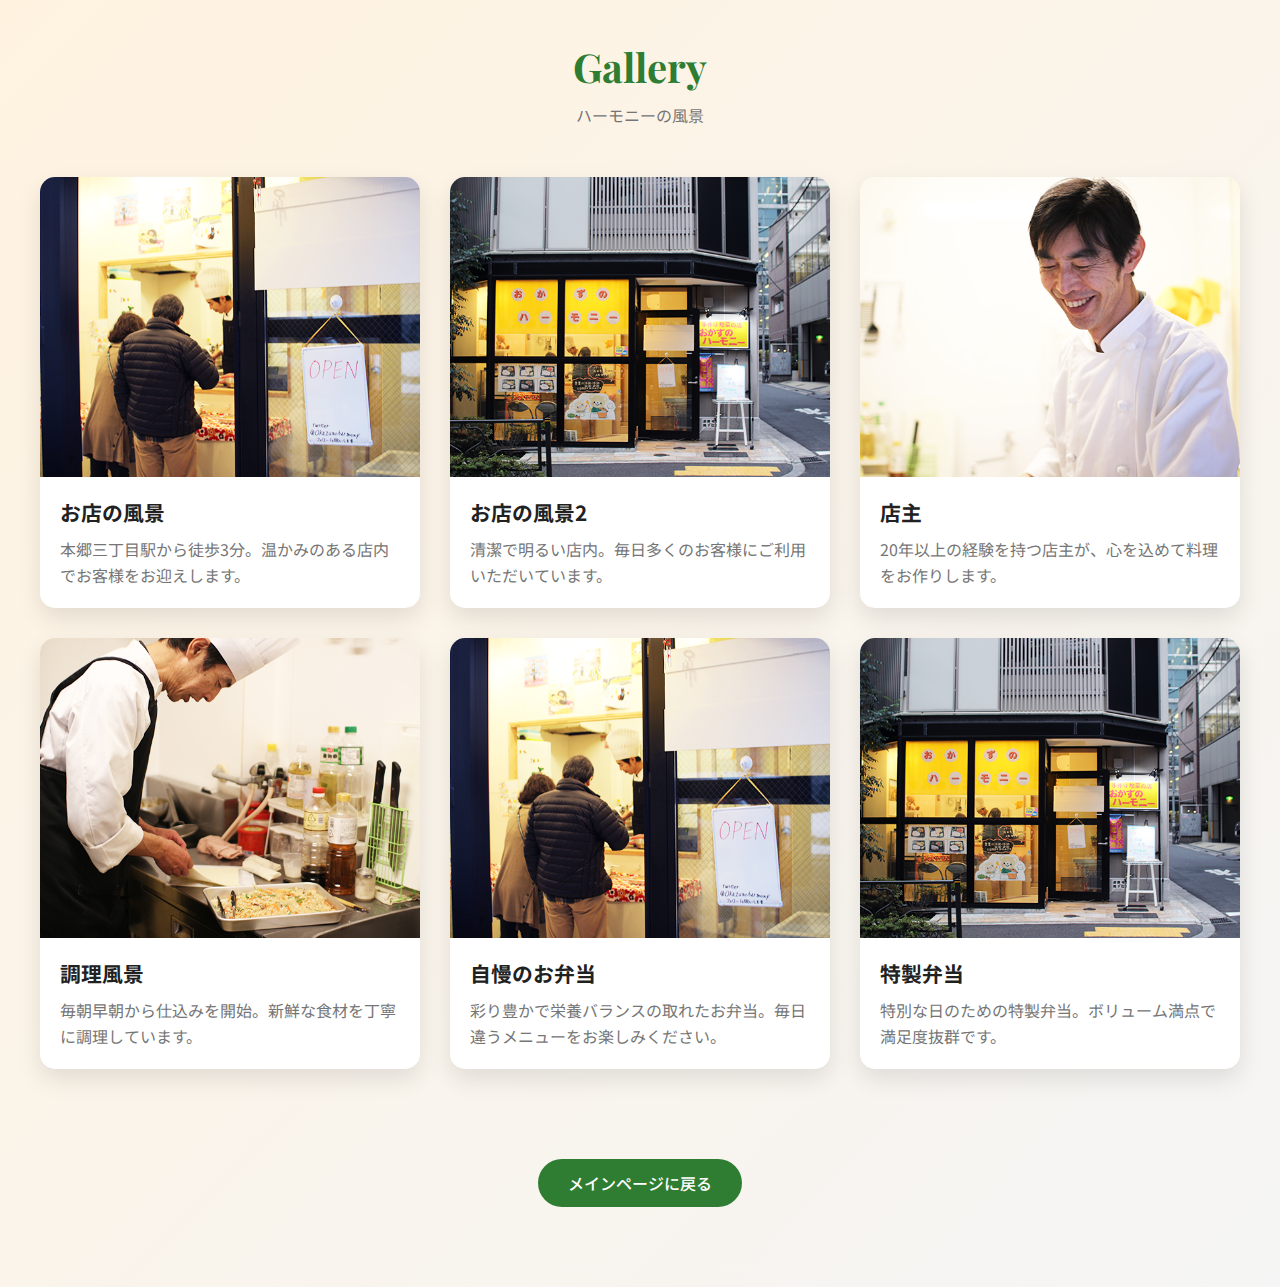
<file: gallery.html>
<!DOCTYPE html>
<html lang="ja">
<head>
    <meta charset="UTF-8">
    <meta name="viewport" content="width=device-width, initial-scale=1.0">
    <title>ギャラリー | ハーモニー本郷三丁目</title>
    <link href="https://fonts.googleapis.com/css2?family=Noto+Sans+JP:wght@300;400;500;700&family=Playfair+Display:wght@700&display=swap" rel="stylesheet">
    <style>
        * {
            margin: 0;
            padding: 0;
            box-sizing: border-box;
        }

        body {
            font-family: 'Noto Sans JP', sans-serif;
            background: linear-gradient(135deg, #FFF3E0 0%, #F5F5F5 100%);
            min-height: 100vh;
            padding: 40px 20px;
        }

        .container {
            max-width: 1200px;
            margin: 0 auto;
        }

        h1 {
            text-align: center;
            font-family: 'Playfair Display', serif;
            font-size: 2.5rem;
            color: #2E7D32;
            margin-bottom: 10px;
        }

        .subtitle {
            text-align: center;
            color: #757575;
            margin-bottom: 50px;
        }

        .gallery-grid {
            display: grid;
            grid-template-columns: repeat(auto-fit, minmax(350px, 1fr));
            gap: 30px;
            margin-bottom: 50px;
        }

        .gallery-item {
            background: white;
            border-radius: 15px;
            overflow: hidden;
            box-shadow: 0 10px 25px rgba(0,0,0,0.1);
            transition: transform 0.3s ease, box-shadow 0.3s ease;
        }

        .gallery-item:hover {
            transform: translateY(-5px);
            box-shadow: 0 15px 35px rgba(0,0,0,0.15);
        }

        .gallery-image {
            position: relative;
            height: 300px;
            background: linear-gradient(135deg, #2E7D32 0%, #FFA726 100%);
            display: flex;
            align-items: center;
            justify-content: center;
            color: white;
            font-size: 1.2rem;
            overflow: hidden;
        }

        .gallery-image img {
            width: 100%;
            height: 100%;
            object-fit: cover;
        }

        .gallery-info {
            padding: 20px;
        }

        .gallery-title {
            font-size: 1.3rem;
            color: #212121;
            margin-bottom: 10px;
        }

        .gallery-description {
            color: #757575;
            line-height: 1.6;
        }

        .back-link {
            display: inline-block;
            text-align: center;
            margin: 40px auto;
            padding: 12px 30px;
            background: #2E7D32;
            color: white;
            text-decoration: none;
            border-radius: 50px;
            font-weight: 500;
            transition: all 0.3s ease;
        }

        .back-link:hover {
            background: #1B5E20;
            transform: translateY(-2px);
            box-shadow: 0 5px 15px rgba(0,0,0,0.2);
        }

        .link-container {
            text-align: center;
        }

        @media (max-width: 768px) {
            .gallery-grid {
                grid-template-columns: 1fr;
            }

            h1 {
                font-size: 2rem;
            }
        }
    </style>
</head>
<body>
    <div class="container">
        <h1>Gallery</h1>
        <p class="subtitle">ハーモニーの風景</p>

        <div class="gallery-grid">
            <div class="gallery-item">
                <div class="gallery-image">
                    <img src="images/shop.png" alt="お店の風景" onerror="this.style.display='none'; this.parentElement.innerHTML='お店の風景'">
                </div>
                <div class="gallery-info">
                    <h2 class="gallery-title">お店の風景</h2>
                    <p class="gallery-description">
                        本郷三丁目駅から徒歩3分。温かみのある店内でお客様をお迎えします。
                    </p>
                </div>
            </div>

            <div class="gallery-item">
                <div class="gallery-image">
                    <img src="images/shop2.png" alt="お店の風景2" onerror="this.style.display='none'; this.parentElement.innerHTML='お店の風景2'">
                </div>
                <div class="gallery-info">
                    <h2 class="gallery-title">お店の風景2</h2>
                    <p class="gallery-description">
                        清潔で明るい店内。毎日多くのお客様にご利用いただいています。
                    </p>
                </div>
            </div>

            <div class="gallery-item">
                <div class="gallery-image">
                    <img src="images/owner.png" alt="店主" onerror="this.style.display='none'; this.parentElement.innerHTML='店主'">
                </div>
                <div class="gallery-info">
                    <h2 class="gallery-title">店主</h2>
                    <p class="gallery-description">
                        20年以上の経験を持つ店主が、心を込めて料理をお作りします。
                    </p>
                </div>
            </div>

            <div class="gallery-item">
                <div class="gallery-image">
                    <img src="images/cooking.png" alt="調理風景" onerror="this.style.display='none'; this.parentElement.innerHTML='調理風景'">
                </div>
                <div class="gallery-info">
                    <h2 class="gallery-title">調理風景</h2>
                    <p class="gallery-description">
                        毎朝早朝から仕込みを開始。新鮮な食材を丁寧に調理しています。
                    </p>
                </div>
            </div>

            <div class="gallery-item">
                <div class="gallery-image">
                    <img src="images/bento.png" alt="弁当" onerror="this.style.display='none'; this.parentElement.innerHTML='弁当'">
                </div>
                <div class="gallery-info">
                    <h2 class="gallery-title">自慢のお弁当</h2>
                    <p class="gallery-description">
                        彩り豊かで栄養バランスの取れたお弁当。毎日違うメニューをお楽しみください。
                    </p>
                </div>
            </div>

            <div class="gallery-item">
                <div class="gallery-image">
                    <img src="images/bento2.png" alt="弁当2" onerror="this.style.display='none'; this.parentElement.innerHTML='弁当2'">
                </div>
                <div class="gallery-info">
                    <h2 class="gallery-title">特製弁当</h2>
                    <p class="gallery-description">
                        特別な日のための特製弁当。ボリューム満点で満足度抜群です。
                    </p>
                </div>
            </div>
        </div>

        <div class="link-container">
            <a href="index.html" class="back-link">メインページに戻る</a>
        </div>
    </div>
</body>
</html>
</file>
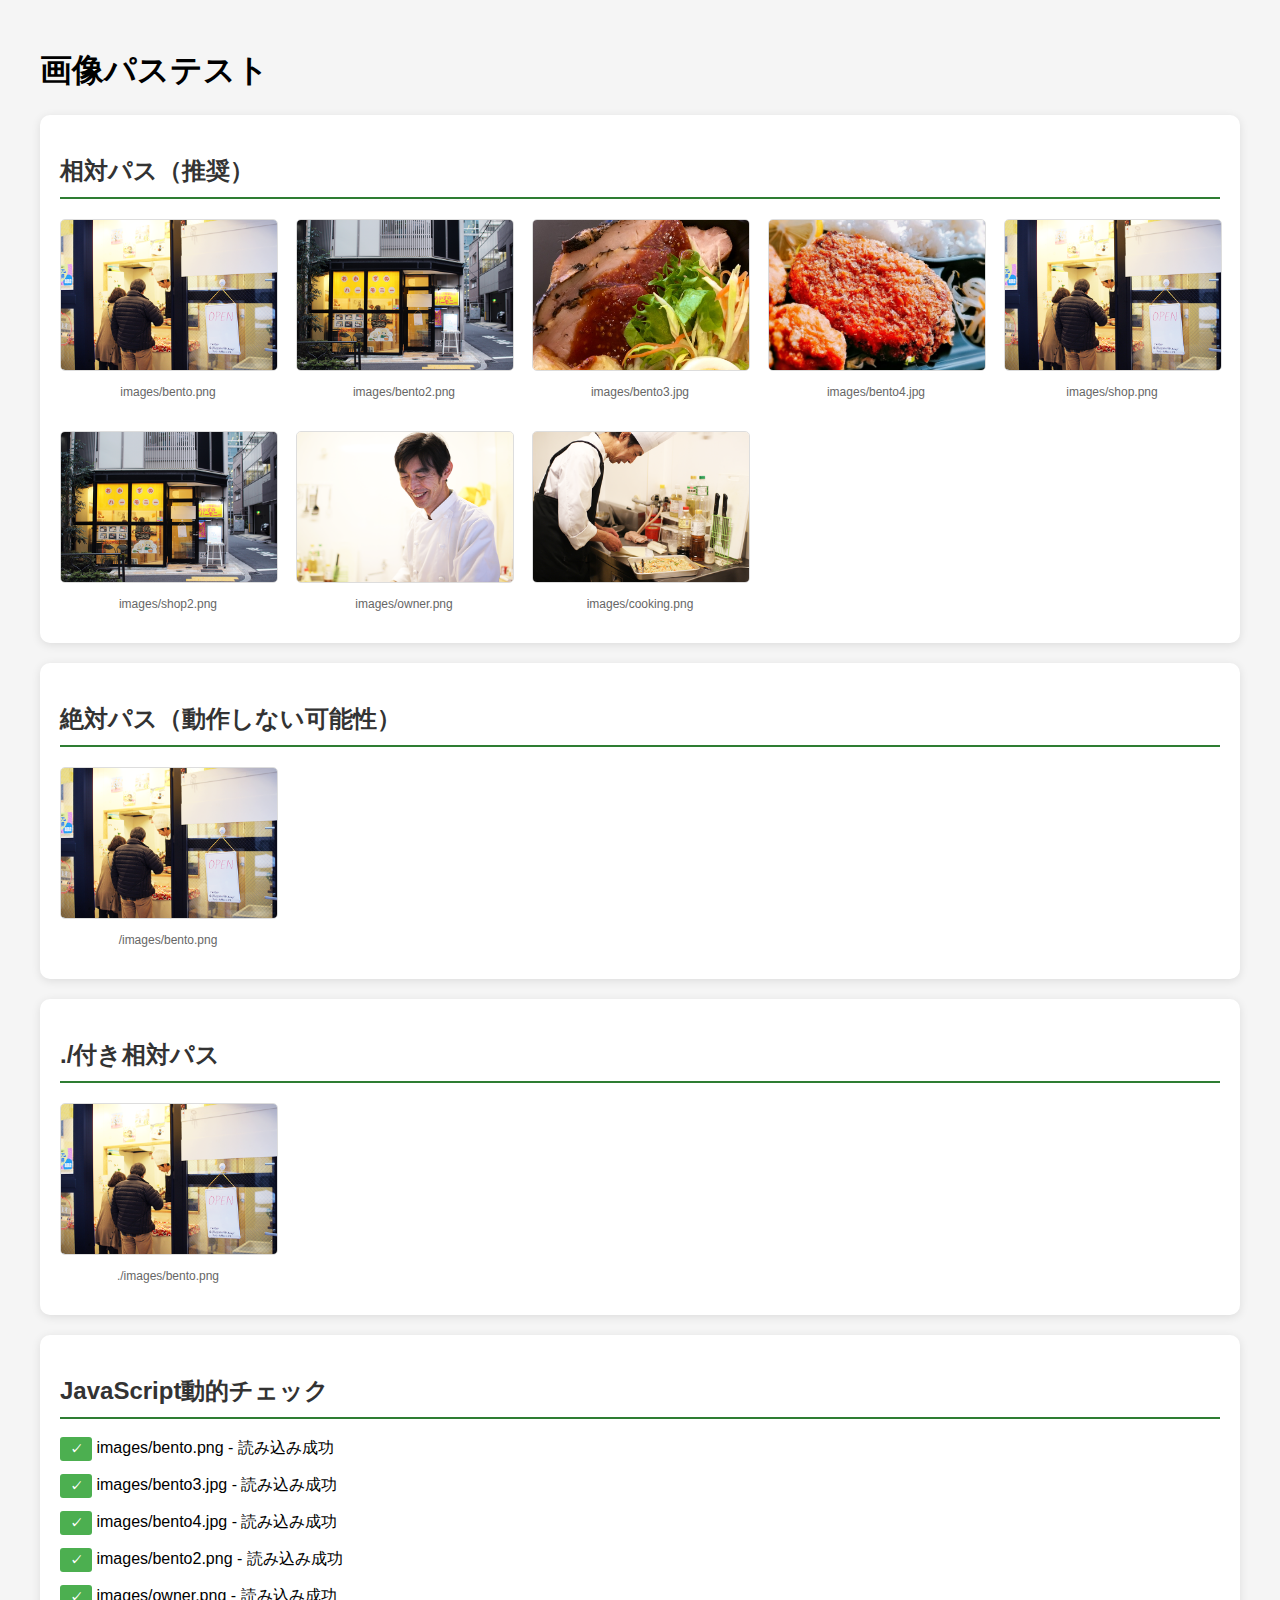
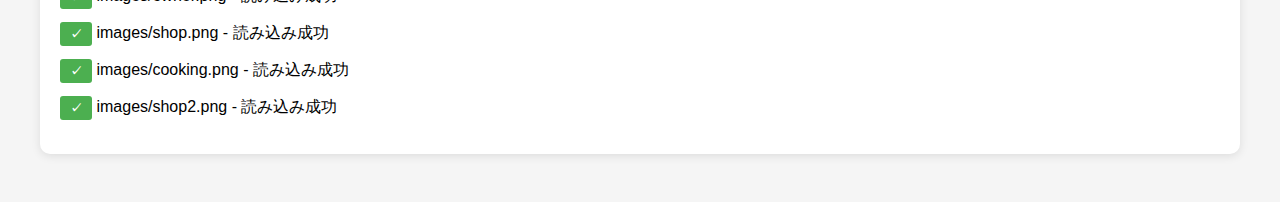
<file: test-images.html>
<!DOCTYPE html>
<html lang="ja">
<head>
    <meta charset="UTF-8">
    <meta name="viewport" content="width=device-width, initial-scale=1.0">
    <title>画像テストページ</title>
    <style>
        body {
            font-family: sans-serif;
            padding: 20px;
            background: #f5f5f5;
        }
        .test-container {
            max-width: 1200px;
            margin: 0 auto;
        }
        .test-section {
            background: white;
            padding: 20px;
            margin-bottom: 20px;
            border-radius: 10px;
            box-shadow: 0 2px 10px rgba(0,0,0,0.1);
        }
        h2 {
            color: #333;
            border-bottom: 2px solid #2E7D32;
            padding-bottom: 10px;
        }
        .image-grid {
            display: grid;
            grid-template-columns: repeat(auto-fill, minmax(200px, 1fr));
            gap: 20px;
            margin-top: 20px;
        }
        .image-item {
            text-align: center;
        }
        .image-item img {
            width: 100%;
            height: 150px;
            object-fit: cover;
            border-radius: 5px;
            border: 1px solid #ddd;
        }
        .image-item p {
            margin-top: 10px;
            font-size: 12px;
            color: #666;
            word-break: break-all;
        }
        .status {
            padding: 5px 10px;
            border-radius: 3px;
            font-size: 12px;
            font-weight: bold;
        }
        .status.success {
            background: #4CAF50;
            color: white;
        }
        .status.error {
            background: #f44336;
            color: white;
        }
    </style>
</head>
<body>
    <div class="test-container">
        <h1>画像パステスト</h1>
        
        <div class="test-section">
            <h2>相対パス（推奨）</h2>
            <div class="image-grid">
                <div class="image-item">
                    <img src="images/bento.png" alt="bento.png" onerror="this.style.background='red'">
                    <p>images/bento.png</p>
                </div>
                <div class="image-item">
                    <img src="images/bento2.png" alt="bento2.png" onerror="this.style.background='red'">
                    <p>images/bento2.png</p>
                </div>
                <div class="image-item">
                    <img src="images/bento3.jpg" alt="bento3.jpg" onerror="this.style.background='red'">
                    <p>images/bento3.jpg</p>
                </div>
                <div class="image-item">
                    <img src="images/bento4.jpg" alt="bento4.jpg" onerror="this.style.background='red'">
                    <p>images/bento4.jpg</p>
                </div>
                <div class="image-item">
                    <img src="images/shop.png" alt="shop.png" onerror="this.style.background='red'">
                    <p>images/shop.png</p>
                </div>
                <div class="image-item">
                    <img src="images/shop2.png" alt="shop2.png" onerror="this.style.background='red'">
                    <p>images/shop2.png</p>
                </div>
                <div class="image-item">
                    <img src="images/owner.png" alt="owner.png" onerror="this.style.background='red'">
                    <p>images/owner.png</p>
                </div>
                <div class="image-item">
                    <img src="images/cooking.png" alt="cooking.png" onerror="this.style.background='red'">
                    <p>images/cooking.png</p>
                </div>
            </div>
        </div>

        <div class="test-section">
            <h2>絶対パス（動作しない可能性）</h2>
            <div class="image-grid">
                <div class="image-item">
                    <img src="/images/bento.png" alt="bento.png" onerror="this.style.background='red'">
                    <p>/images/bento.png</p>
                </div>
            </div>
        </div>

        <div class="test-section">
            <h2>./付き相対パス</h2>
            <div class="image-grid">
                <div class="image-item">
                    <img src="./images/bento.png" alt="bento.png" onerror="this.style.background='red'">
                    <p>./images/bento.png</p>
                </div>
            </div>
        </div>

        <div class="test-section">
            <h2>JavaScript動的チェック</h2>
            <div id="js-test"></div>
        </div>
    </div>

    <script>
        // 画像の存在確認
        const images = [
            'images/bento.png',
            'images/bento2.png',
            'images/bento3.jpg',
            'images/bento4.jpg',
            'images/shop.png',
            'images/shop2.png',
            'images/owner.png',
            'images/cooking.png'
        ];

        const jsTestDiv = document.getElementById('js-test');
        
        images.forEach(src => {
            const img = new Image();
            const result = document.createElement('p');
            
            img.onload = function() {
                result.innerHTML = `<span class="status success">✓</span> ${src} - 読み込み成功`;
                jsTestDiv.appendChild(result);
            };
            
            img.onerror = function() {
                result.innerHTML = `<span class="status error">✗</span> ${src} - 読み込み失敗`;
                jsTestDiv.appendChild(result);
            };
            
            img.src = src;
        });
    </script>
</body>
</html>
</file>
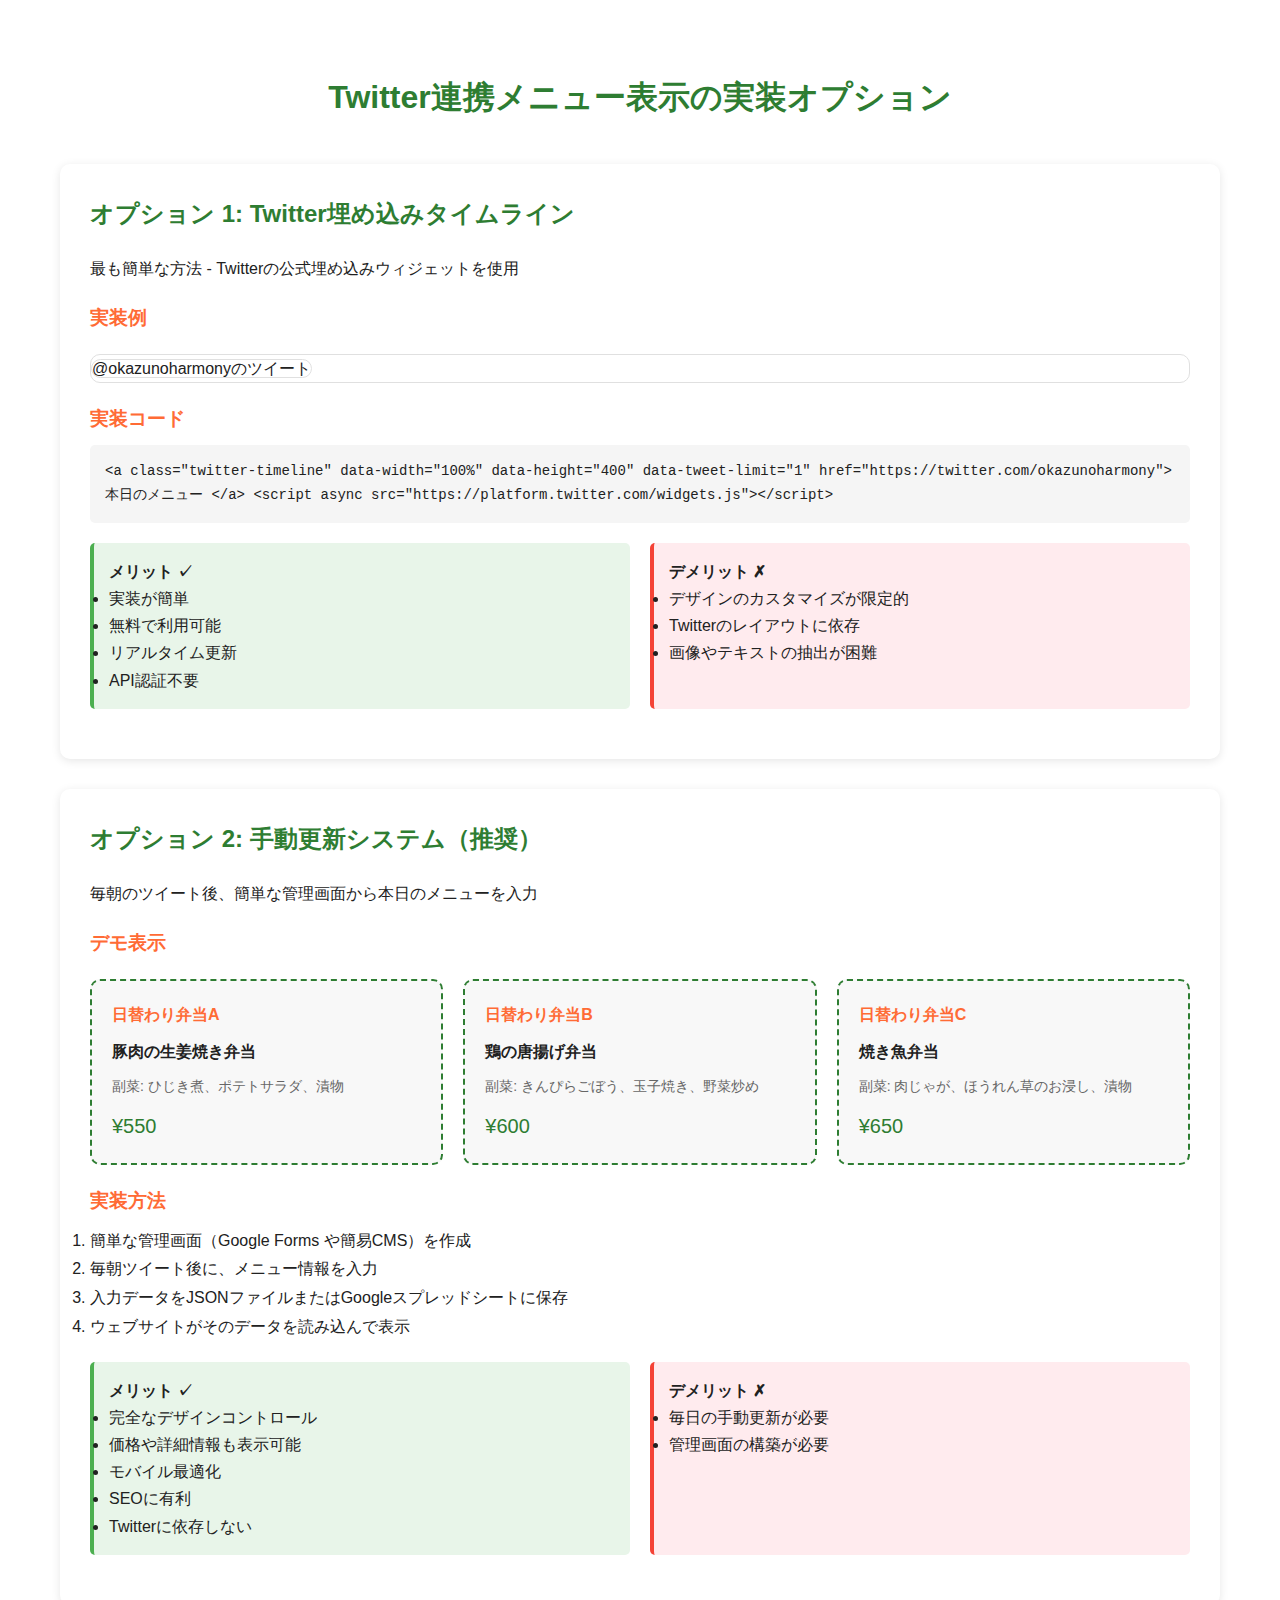
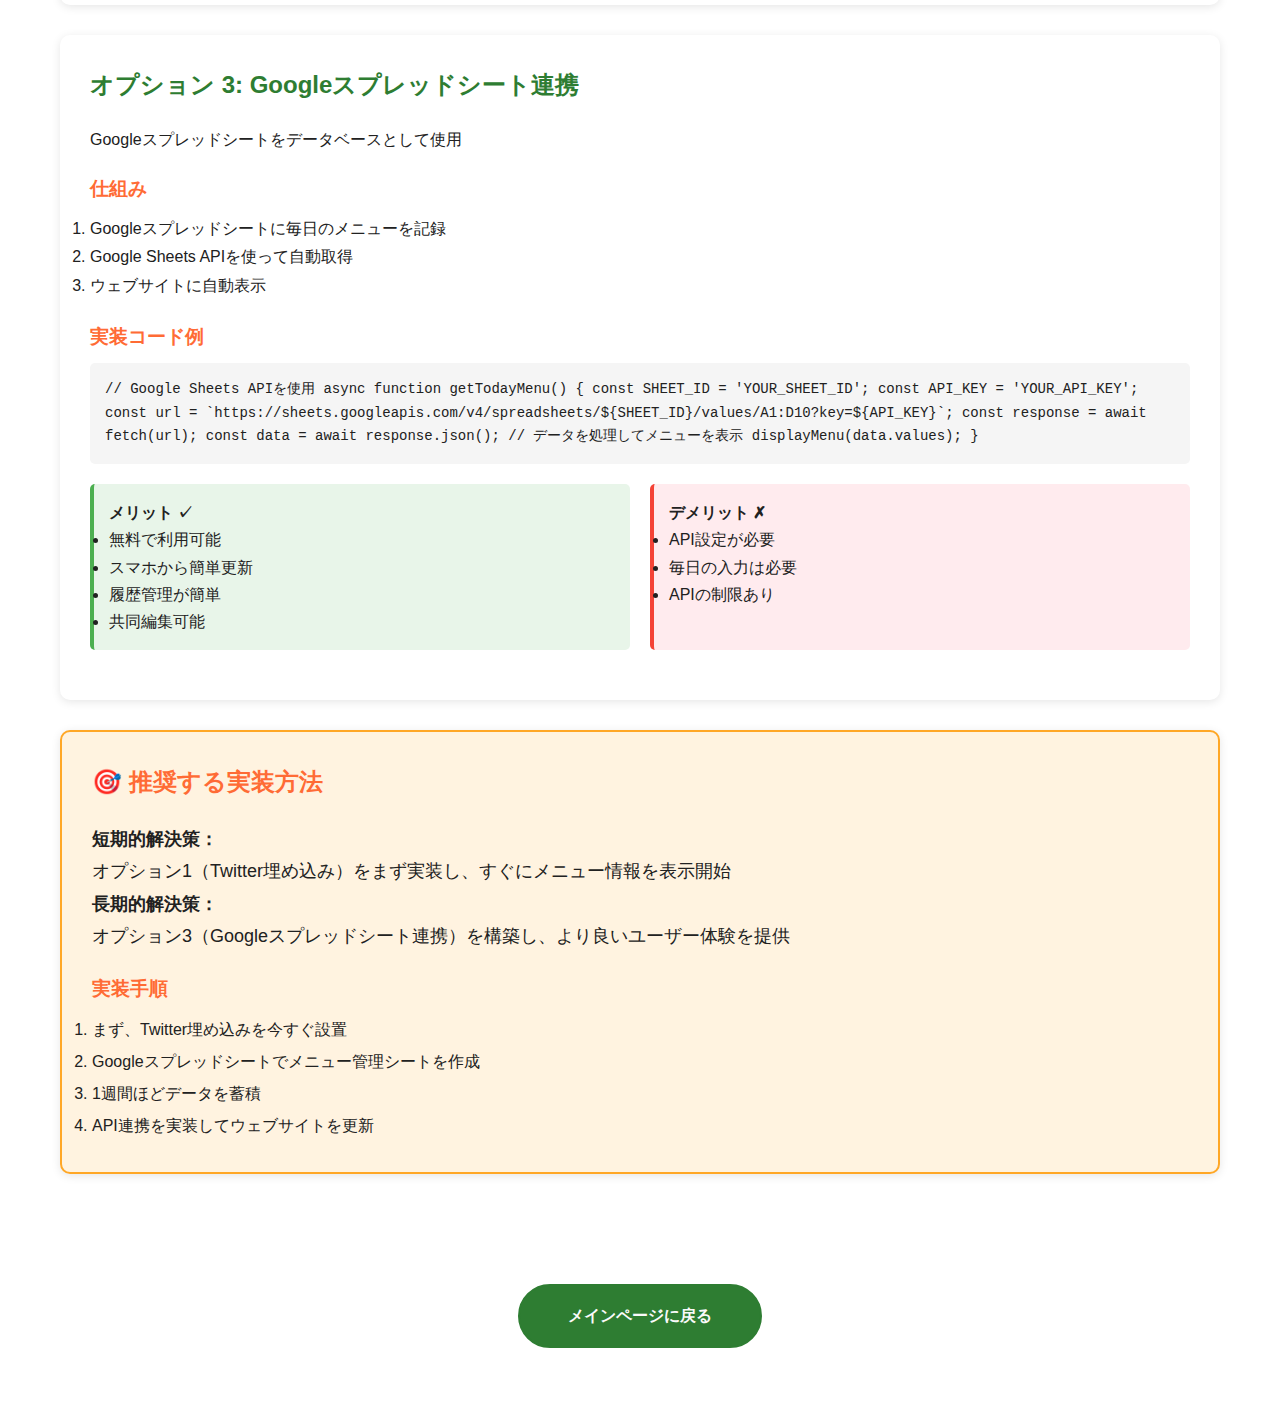
<file: twitter-menu.html>
<!DOCTYPE html>
<html lang="ja">
<head>
    <meta charset="UTF-8">
    <meta name="viewport" content="width=device-width, initial-scale=1.0">
    <title>Twitter連携メニュー表示 - ハーモニー</title>
    <link rel="stylesheet" href="styles.css">
    <style>
        .menu-options {
            max-width: 1200px;
            margin: 50px auto;
            padding: 20px;
        }
        
        .option-card {
            background: white;
            border-radius: 10px;
            padding: 30px;
            margin-bottom: 30px;
            box-shadow: 0 2px 10px rgba(0,0,0,0.1);
        }
        
        .option-card h2 {
            color: #2E7D32;
            margin-bottom: 20px;
        }
        
        .option-card h3 {
            color: #FF6B35;
            margin: 20px 0 10px;
        }
        
        .twitter-timeline {
            margin: 20px 0;
            border: 1px solid #e0e0e0;
            border-radius: 10px;
            overflow: hidden;
        }
        
        .code-block {
            background: #f5f5f5;
            padding: 15px;
            border-radius: 5px;
            overflow-x: auto;
            margin: 10px 0;
            font-family: monospace;
            font-size: 14px;
        }
        
        .pros-cons {
            display: grid;
            grid-template-columns: 1fr 1fr;
            gap: 20px;
            margin: 20px 0;
        }
        
        .pros, .cons {
            padding: 15px;
            border-radius: 5px;
        }
        
        .pros {
            background: #e8f5e9;
            border-left: 4px solid #4caf50;
        }
        
        .cons {
            background: #ffebee;
            border-left: 4px solid #f44336;
        }
        
        .demo-menu {
            display: grid;
            grid-template-columns: repeat(auto-fit, minmax(300px, 1fr));
            gap: 20px;
            margin: 20px 0;
        }
        
        .demo-card {
            background: #f8f8f8;
            padding: 20px;
            border-radius: 10px;
            border: 2px dashed #2E7D32;
        }
        
        @media (max-width: 768px) {
            .pros-cons {
                grid-template-columns: 1fr;
            }
        }
    </style>
</head>
<body>
    <div class="menu-options">
        <h1 style="text-align: center; color: #2E7D32; margin-bottom: 40px;">
            Twitter連携メニュー表示の実装オプション
        </h1>

        <!-- オプション1: Twitter埋め込みタイムライン -->
        <div class="option-card">
            <h2>オプション 1: Twitter埋め込みタイムライン</h2>
            <p>最も簡単な方法 - Twitterの公式埋め込みウィジェットを使用</p>
            
            <h3>実装例</h3>
            <div class="twitter-timeline">
                <!-- Twitter Timeline Widget -->
                <a class="twitter-timeline" 
                   data-width="100%" 
                   data-height="400" 
                   data-theme="light"
                   data-chrome="noheader nofooter"
                   href="https://twitter.com/okazunoharmony?ref_src=twsrc%5Etfw">
                   @okazunoharmonyのツイート
                </a>
                <script async src="https://platform.twitter.com/widgets.js" charset="utf-8"></script>
            </div>
            
            <h3>実装コード</h3>
            <div class="code-block">
&lt;a class="twitter-timeline" 
   data-width="100%" 
   data-height="400" 
   data-tweet-limit="1"
   href="https://twitter.com/okazunoharmony"&gt;
   本日のメニュー
&lt;/a&gt;
&lt;script async src="https://platform.twitter.com/widgets.js"&gt;&lt;/script&gt;
            </div>
            
            <div class="pros-cons">
                <div class="pros">
                    <strong>メリット ✓</strong>
                    <ul>
                        <li>実装が簡単</li>
                        <li>無料で利用可能</li>
                        <li>リアルタイム更新</li>
                        <li>API認証不要</li>
                    </ul>
                </div>
                <div class="cons">
                    <strong>デメリット ✗</strong>
                    <ul>
                        <li>デザインのカスタマイズが限定的</li>
                        <li>Twitterのレイアウトに依存</li>
                        <li>画像やテキストの抽出が困難</li>
                    </ul>
                </div>
            </div>
        </div>

        <!-- オプション2: 手動更新システム -->
        <div class="option-card">
            <h2>オプション 2: 手動更新システム（推奨）</h2>
            <p>毎朝のツイート後、簡単な管理画面から本日のメニューを入力</p>
            
            <h3>デモ表示</h3>
            <div class="demo-menu">
                <div class="demo-card">
                    <h4 style="color: #FF6B35;">日替わり弁当A</h4>
                    <p style="font-weight: bold; margin: 10px 0;">豚肉の生姜焼き弁当</p>
                    <p style="color: #666; font-size: 14px;">副菜: ひじき煮、ポテトサラダ、漬物</p>
                    <p style="color: #2E7D32; font-size: 20px; margin-top: 10px;">¥550</p>
                </div>
                <div class="demo-card">
                    <h4 style="color: #FF6B35;">日替わり弁当B</h4>
                    <p style="font-weight: bold; margin: 10px 0;">鶏の唐揚げ弁当</p>
                    <p style="color: #666; font-size: 14px;">副菜: きんぴらごぼう、玉子焼き、野菜炒め</p>
                    <p style="color: #2E7D32; font-size: 20px; margin-top: 10px;">¥600</p>
                </div>
                <div class="demo-card">
                    <h4 style="color: #FF6B35;">日替わり弁当C</h4>
                    <p style="font-weight: bold; margin: 10px 0;">焼き魚弁当</p>
                    <p style="color: #666; font-size: 14px;">副菜: 肉じゃが、ほうれん草のお浸し、漬物</p>
                    <p style="color: #2E7D32; font-size: 20px; margin-top: 10px;">¥650</p>
                </div>
            </div>
            
            <h3>実装方法</h3>
            <ol style="line-height: 1.8;">
                <li>簡単な管理画面（Google Forms や簡易CMS）を作成</li>
                <li>毎朝ツイート後に、メニュー情報を入力</li>
                <li>入力データをJSONファイルまたはGoogleスプレッドシートに保存</li>
                <li>ウェブサイトがそのデータを読み込んで表示</li>
            </ol>
            
            <div class="pros-cons">
                <div class="pros">
                    <strong>メリット ✓</strong>
                    <ul>
                        <li>完全なデザインコントロール</li>
                        <li>価格や詳細情報も表示可能</li>
                        <li>モバイル最適化</li>
                        <li>SEOに有利</li>
                        <li>Twitterに依存しない</li>
                    </ul>
                </div>
                <div class="cons">
                    <strong>デメリット ✗</strong>
                    <ul>
                        <li>毎日の手動更新が必要</li>
                        <li>管理画面の構築が必要</li>
                    </ul>
                </div>
            </div>
        </div>

        <!-- オプション3: Googleスプレッドシート連携 -->
        <div class="option-card">
            <h2>オプション 3: Googleスプレッドシート連携</h2>
            <p>Googleスプレッドシートをデータベースとして使用</p>
            
            <h3>仕組み</h3>
            <ol style="line-height: 1.8;">
                <li>Googleスプレッドシートに毎日のメニューを記録</li>
                <li>Google Sheets APIを使って自動取得</li>
                <li>ウェブサイトに自動表示</li>
            </ol>
            
            <h3>実装コード例</h3>
            <div class="code-block">
// Google Sheets APIを使用
async function getTodayMenu() {
    const SHEET_ID = 'YOUR_SHEET_ID';
    const API_KEY = 'YOUR_API_KEY';
    const url = `https://sheets.googleapis.com/v4/spreadsheets/${SHEET_ID}/values/A1:D10?key=${API_KEY}`;
    
    const response = await fetch(url);
    const data = await response.json();
    
    // データを処理してメニューを表示
    displayMenu(data.values);
}
            </div>
            
            <div class="pros-cons">
                <div class="pros">
                    <strong>メリット ✓</strong>
                    <ul>
                        <li>無料で利用可能</li>
                        <li>スマホから簡単更新</li>
                        <li>履歴管理が簡単</li>
                        <li>共同編集可能</li>
                    </ul>
                </div>
                <div class="cons">
                    <strong>デメリット ✗</strong>
                    <ul>
                        <li>API設定が必要</li>
                        <li>毎日の入力は必要</li>
                        <li>APIの制限あり</li>
                    </ul>
                </div>
            </div>
        </div>

        <!-- 最終推奨 -->
        <div class="option-card" style="background: #FFF3E0; border: 2px solid #FFA726;">
            <h2 style="color: #FF6B35;">🎯 推奨する実装方法</h2>
            <p style="font-size: 18px; line-height: 1.8;">
                <strong>短期的解決策：</strong><br>
                オプション1（Twitter埋め込み）をまず実装し、すぐにメニュー情報を表示開始
            </p>
            <p style="font-size: 18px; line-height: 1.8;">
                <strong>長期的解決策：</strong><br>
                オプション3（Googleスプレッドシート連携）を構築し、より良いユーザー体験を提供
            </p>
            
            <h3>実装手順</h3>
            <ol style="font-size: 16px; line-height: 2;">
                <li>まず、Twitter埋め込みを今すぐ設置</li>
                <li>Googleスプレッドシートでメニュー管理シートを作成</li>
                <li>1週間ほどデータを蓄積</li>
                <li>API連携を実装してウェブサイトを更新</li>
            </ol>
        </div>
    </div>

    <div style="text-align: center; margin: 40px 0;">
        <a href="index.html" class="btn btn-primary" style="margin: 10px;">メインページに戻る</a>
    </div>
</body>
</html>
</file>
<file: styles.css>
/* ========================================
   リセット & 基本設定
======================================== */
* {
    margin: 0;
    padding: 0;
    box-sizing: border-box;
}

:root {
    /* カラーパレット */
    --primary-color: #2E7D32;
    --primary-dark: #1B5E20;
    --secondary-color: #FF6B35;
    --accent-color: #FFA726;
    --text-primary: #212121;
    --text-secondary: #757575;
    --text-light: #FAFAFA;
    --bg-primary: #FFFFFF;
    --bg-secondary: #F5F5F5;
    --bg-accent: #FFF3E0;
    --border-color: #E0E0E0;
    
    /* スペーシング */
    --spacing-xs: 0.25rem;
    --spacing-sm: 0.5rem;
    --spacing-md: 1rem;
    --spacing-lg: 1.5rem;
    --spacing-xl: 2rem;
    --spacing-2xl: 3rem;
    --spacing-3xl: 4rem;
    
    /* トランジション */
    --transition: all 0.3s cubic-bezier(0.4, 0, 0.2, 1);
    --transition-fast: all 0.2s ease;
    
    /* シャドウ */
    --shadow-sm: 0 1px 3px rgba(0,0,0,0.12), 0 1px 2px rgba(0,0,0,0.24);
    --shadow-md: 0 4px 6px rgba(0,0,0,0.1), 0 2px 4px rgba(0,0,0,0.06);
    --shadow-lg: 0 10px 25px rgba(0,0,0,0.15), 0 5px 10px rgba(0,0,0,0.05);
    --shadow-xl: 0 20px 40px rgba(0,0,0,0.2);
}

html {
    scroll-behavior: smooth;
}

body {
    font-family: 'Noto Sans JP', -apple-system, BlinkMacSystemFont, sans-serif;
    font-size: 16px;
    line-height: 1.7;
    color: var(--text-primary);
    background-color: var(--bg-primary);
    overflow-x: hidden;
}

.container {
    max-width: 1200px;
    margin: 0 auto;
    padding: 0 var(--spacing-lg);
}

img {
    max-width: 100%;
    height: auto;
    display: block;
}

a {
    text-decoration: none;
    color: inherit;
    transition: var(--transition);
}

/* フォーカス状態のアクセシビリティ改善 */
a:focus,
button:focus,
input:focus,
textarea:focus,
select:focus {
    outline: 3px solid var(--primary-color);
    outline-offset: 2px;
}

/* キーボードナビゲーション時のみフォーカスリングを表示 */
a:focus:not(:focus-visible),
button:focus:not(:focus-visible) {
    outline: none;
}

/* スキップリンク */
.skip-link {
    position: absolute;
    top: -40px;
    left: 0;
    background: var(--primary-color);
    color: white;
    padding: 8px;
    text-decoration: none;
    z-index: 100;
}

.skip-link:focus {
    top: 0;
}

/* ========================================
   ローディング画面
======================================== */
.loading-screen {
    position: fixed;
    top: 0;
    left: 0;
    width: 100%;
    height: 100vh;
    background: var(--bg-primary);
    display: flex;
    justify-content: center;
    align-items: center;
    z-index: 10000;
    transition: opacity 0.5s ease;
}

.loading-screen.hidden {
    opacity: 0;
    pointer-events: none;
}

.loader {
    width: 50px;
    height: 50px;
    border: 3px solid var(--border-color);
    border-top-color: var(--primary-color);
    border-radius: 50%;
    animation: spin 0.8s linear infinite;
}

@keyframes spin {
    to { transform: rotate(360deg); }
}

/* ========================================
   ヘッダー
======================================== */
.header {
    position: fixed;
    top: 0;
    left: 0;
    width: 100%;
    background: rgba(255, 255, 255, 0.98);
    backdrop-filter: blur(10px);
    box-shadow: var(--shadow-sm);
    z-index: 1000;
    transition: var(--transition);
}

.header.scrolled {
    box-shadow: var(--shadow-md);
}

.header-content {
    display: flex;
    justify-content: space-between;
    align-items: center;
    padding: var(--spacing-md) 0;
}

.logo h1 {
    font-family: 'Playfair Display', serif;
    font-size: 1.8rem;
    color: var(--primary-color);
    font-weight: 700;
}

.logo .subtitle {
    font-size: 0.75rem;
    color: var(--text-secondary);
    display: block;
    margin-top: -4px;
}

.nav-menu {
    display: flex;
    gap: var(--spacing-xl);
}

.nav-link {
    font-weight: 500;
    color: var(--text-primary);
    position: relative;
    padding: var(--spacing-sm) 0;
}

.nav-link::after {
    content: '';
    position: absolute;
    bottom: 0;
    left: 0;
    width: 0;
    height: 2px;
    background: var(--primary-color);
    transition: var(--transition);
}

.nav-link:hover::after,
.nav-link.active::after {
    width: 100%;
}

.menu-toggle {
    display: none;
    flex-direction: column;
    background: none;
    border: none;
    cursor: pointer;
    padding: var(--spacing-sm);
}

.menu-toggle span {
    width: 25px;
    height: 2px;
    background: var(--text-primary);
    margin: 3px 0;
    transition: var(--transition);
}

.menu-toggle.active span:nth-child(1) {
    transform: rotate(45deg) translate(5px, 5px);
}

.menu-toggle.active span:nth-child(2) {
    opacity: 0;
}

.menu-toggle.active span:nth-child(3) {
    transform: rotate(-45deg) translate(5px, -5px);
}

/* ========================================
   ヒーローセクション
======================================== */
.hero {
    margin-top: 70px;
    min-height: calc(100vh - 70px);
    display: flex;
    align-items: center;
    justify-content: center;
    position: relative;
    overflow: hidden;
}

/* スライドショー */
.hero-slideshow {
    position: absolute;
    top: 0;
    left: 0;
    width: 100%;
    height: 100%;
    z-index: 1;
}

.hero-slideshow .slide {
    position: absolute;
    top: 0;
    left: 0;
    width: 100%;
    height: 100%;
    opacity: 0;
    transition: opacity 2s ease-in-out;
}

.hero-slideshow .slide.active {
    opacity: 1;
}

.hero-slideshow .slide img {
    width: 100%;
    height: 100%;
    object-fit: cover;
}

/* オーバーレイ */
.hero-overlay {
    position: absolute;
    top: 0;
    left: 0;
    width: 100%;
    height: 100%;
    background: linear-gradient(
        135deg,
        rgba(46, 125, 50, 0.85) 0%,
        rgba(255, 107, 53, 0.85) 100%
    );
    z-index: 2;
}

.hero-content {
    position: relative;
    z-index: 3;
    text-align: center;
    padding: var(--spacing-3xl) var(--spacing-lg);
    max-width: 900px;
    margin: 0 auto;
}

.hero-text {
    animation: fadeInUp 0.8s ease;
    background: rgba(255, 255, 255, 0.95);
    padding: var(--spacing-3xl);
    border-radius: 20px;
    box-shadow: 0 20px 60px rgba(0, 0, 0, 0.3);
}

.hero-title {
    margin-bottom: var(--spacing-lg);
}

.title-main {
    display: block;
    font-size: clamp(2rem, 5vw, 3.5rem);
    font-weight: 700;
    color: var(--text-primary);
    line-height: 1.2;
    margin-bottom: var(--spacing-sm);
}

.title-sub {
    display: block;
    font-size: clamp(2.5rem, 6vw, 4rem);
    font-weight: 700;
    color: var(--primary-color);
    line-height: 1.2;
}

.hero-description {
    color: var(--text-secondary);
    margin-bottom: var(--spacing-2xl);
    font-size: 1.1rem;
}

.hero-buttons {
    display: flex;
    gap: var(--spacing-md);
    flex-wrap: wrap;
}

.btn {
    display: inline-block;
    padding: var(--spacing-md) var(--spacing-2xl);
    border-radius: 50px;
    font-weight: 600;
    transition: var(--transition);
    cursor: pointer;
    border: 2px solid transparent;
}

.btn-primary {
    background: var(--primary-color);
    color: var(--text-light);
    border-color: var(--primary-color);
}

.btn-primary:hover {
    background: var(--primary-dark);
    transform: translateY(-2px);
    box-shadow: var(--shadow-lg);
}

.btn-outline {
    border-color: var(--primary-color);
    color: var(--primary-color);
}

.btn-outline:hover {
    background: var(--primary-color);
    color: var(--text-light);
    transform: translateY(-2px);
}


@keyframes fadeInUp {
    from {
        opacity: 0;
        transform: translateY(30px);
    }
    to {
        opacity: 1;
        transform: translateY(0);
    }
}

@keyframes fadeIn {
    from { opacity: 0; }
    to { opacity: 1; }
}

.hero-info {
    display: flex;
    align-items: center;
    justify-content: center;
    gap: var(--spacing-md);
    color: #FFFFFF;
    font-size: 0.95rem;
    font-weight: 500;
    text-shadow: 1px 1px 3px rgba(0, 0, 0, 0.6);
}

.info-separator {
    opacity: 0.6;
}

/* スライドショーの暗さ調整 */
.hero-slideshow .slide::after {
    content: '';
    position: absolute;
    top: 0;
    left: 0;
    width: 100%;
    height: 100%;
    background: rgba(0, 0, 0, 0.3);
    pointer-events: none;
}

.btn-icon {
    font-size: 1.2rem;
}

/* メニュープレースホルダー */
.menu-placeholder {
    width: 100%;
    height: 100%;
    background: var(--bg-secondary);
    display: flex;
    align-items: center;
    justify-content: center;
    min-height: 200px;
}

.placeholder-text {
    color: var(--text-secondary);
    font-size: 0.9rem;
    font-weight: 500;
}

/* メニュー告知 */
.menu-notice {
    text-align: center;
    padding: var(--spacing-lg);
    background: var(--bg-accent);
    border-radius: 10px;
    margin-bottom: var(--spacing-2xl);
    max-width: 600px;
    margin-left: auto;
    margin-right: auto;
}

.notice-text {
    color: var(--text-primary);
    font-size: 1rem;
    font-weight: 500;
}

.twitter-link {
    color: var(--primary-color);
    font-weight: 600;
    text-decoration: underline;
}

.twitter-link:hover {
    color: var(--primary-dark);
}

/* ========================================
   職人のこだわりセクション
======================================== */
.craftsman {
    padding: var(--spacing-3xl) 0;
    background: linear-gradient(180deg, var(--bg-primary) 0%, var(--bg-secondary) 100%);
    position: relative;
}

.craftsman::before {
    content: '';
    position: absolute;
    top: 0;
    left: 0;
    right: 0;
    height: 2px;
    background: linear-gradient(90deg, transparent, var(--primary-color), transparent);
}

.craftsman-header {
    text-align: center;
    margin-bottom: var(--spacing-3xl);
}

.craftsman-title {
    font-size: clamp(2rem, 4vw, 3rem);
    color: var(--primary-color);
    font-weight: 700;
    margin-bottom: var(--spacing-sm);
    letter-spacing: 0.1em;
}

.craftsman-subtitle {
    color: var(--text-secondary);
    font-size: 0.9rem;
    letter-spacing: 0.2em;
    text-transform: uppercase;
}

.craftsman-grid {
    display: grid;
    grid-template-columns: repeat(auto-fit, minmax(320px, 1fr));
    gap: var(--spacing-3xl);
}

.craftsman-card {
    text-align: center;
    position: relative;
}

.craftsman-image {
    width: 200px;
    height: 200px;
    margin: 0 auto var(--spacing-lg);
    border-radius: 50%;
    overflow: hidden;
    box-shadow: 0 10px 30px rgba(0, 0, 0, 0.2);
    background: var(--bg-secondary);
    position: relative;
}

.craftsman-image img {
    width: 100%;
    height: 100%;
    object-fit: cover;
}

.craftsman-card h3 {
    font-size: 1.5rem;
    color: var(--text-primary);
    margin-bottom: var(--spacing-md);
    font-weight: 600;
    letter-spacing: 0.05em;
}

.craftsman-text {
    color: var(--text-secondary);
    line-height: 1.8;
    font-size: 0.95rem;
}

/* ========================================
   セクション共通
======================================== */
.section-header {
    text-align: center;
    margin-bottom: var(--spacing-3xl);
}

.section-title {
    font-family: 'Playfair Display', serif;
    font-size: clamp(2rem, 4vw, 3rem);
    color: var(--primary-color);
    margin-bottom: var(--spacing-sm);
    position: relative;
    display: inline-block;
}

.section-subtitle {
    color: var(--text-secondary);
    font-size: 1rem;
}

/* ========================================
   ハーモニーの哲学セクション
======================================== */
.philosophy {
    padding: var(--spacing-3xl) 0;
    background: linear-gradient(135deg, #f8f4e6 0%, #ede0d4 100%);
    color: var(--text-primary);
    position: relative;
    overflow: hidden;
}

.philosophy::before {
    content: '';
    position: absolute;
    top: 0;
    left: -50%;
    width: 200%;
    height: 100%;
    background: repeating-linear-gradient(
        45deg,
        transparent,
        transparent 10px,
        rgba(46, 125, 50, 0.03) 10px,
        rgba(46, 125, 50, 0.03) 20px
    );
}

.philosophy-inner {
    position: relative;
    z-index: 1;
}

.philosophy-header {
    text-align: center;
    margin-bottom: var(--spacing-3xl);
}

.philosophy-title {
    font-size: clamp(2.5rem, 5vw, 3.5rem);
    font-weight: 700;
    letter-spacing: 0.1em;
    margin-bottom: var(--spacing-sm);
    color: var(--primary-color);
}

.philosophy-subtitle {
    font-size: 0.9rem;
    letter-spacing: 0.3em;
    color: var(--text-secondary);
    text-transform: uppercase;
}

.philosophy-main {
    display: grid;
    grid-template-columns: 1fr 1.2fr;
    gap: var(--spacing-3xl);
    align-items: start;
}

.philosophy-image {
    position: relative;
    border-radius: 10px;
    overflow: hidden;
    box-shadow: 0 20px 40px rgba(0, 0, 0, 0.3);
}

.philosophy-image img {
    width: 100%;
    height: 600px;
    object-fit: cover;
}

.philosophy-overlay {
    position: absolute;
    top: 0;
    left: 0;
    width: 100%;
    height: 100%;
    background: linear-gradient(180deg, transparent 50%, rgba(0, 0, 0, 0.3) 100%);
}

.philosophy-content {
    padding: var(--spacing-xl) 0;
}

.philosophy-lead h3 {
    font-size: 2rem;
    margin-bottom: var(--spacing-sm);
    font-weight: 600;
    letter-spacing: 0.05em;
}

.philosophy-years {
    font-size: 0.9rem;
    color: var(--text-secondary);
    letter-spacing: 0.2em;
    margin-bottom: var(--spacing-2xl);
}

.philosophy-text {
    font-size: 1.05rem;
    line-height: 2;
    color: var(--text-primary);
}

.philosophy-text p {
    margin-bottom: var(--spacing-lg);
}

.philosophy-quote {
    margin: var(--spacing-2xl) 0;
    padding: var(--spacing-xl);
    background: rgba(255, 255, 255, 0.8);
    border-left: 3px solid var(--accent-color);
    font-style: italic;
    border-radius: 10px;
}

.philosophy-quote p {
    font-size: 1.2rem;
    line-height: 1.8;
    margin: 0;
}

.philosophy-emphasis {
    font-size: 1.1rem;
    font-weight: 500;
    margin-top: var(--spacing-2xl);
    padding-top: var(--spacing-2xl);
    border-top: 1px solid rgba(46, 125, 50, 0.2);
}

.philosophy-signature {
    display: flex;
    align-items: center;
    gap: var(--spacing-lg);
    margin-top: var(--spacing-3xl);
    padding-top: var(--spacing-2xl);
    border-top: 1px solid rgba(46, 125, 50, 0.2);
}

.signature-image {
    width: 80px;
    height: 80px;
    border-radius: 50%;
    object-fit: cover;
    border: 3px solid var(--primary-color);
}

.signature-text .signature-role {
    font-size: 0.9rem;
    color: var(--text-secondary);
    margin-bottom: var(--spacing-xs);
}

.signature-text .signature-message {
    font-size: 1.1rem;
    font-style: italic;
    color: var(--text-primary);
}

/* ========================================
   メニューセクション
======================================== */
.menu {
    padding: var(--spacing-3xl) 0;
    background: var(--bg-primary);
}

/* Twitter埋め込み */
.twitter-section {
    max-width: 500px;
    margin: 0 auto 3rem;
    border-radius: 15px;
    /* overflow: hidden を削除 - これがスマホでの表示を妨げる可能性 */
    box-shadow: 0 2px 10px rgba(0,0,0,0.1);
    min-height: 400px; /* 最小高さを確保 */
}

/* スマホ版Twitter埋め込み */
@media (max-width: 768px) {
    .twitter-section {
        max-width: 100%;
        margin: 0 var(--spacing-sm) 2rem;
        border-radius: 10px;
        min-height: 300px; /* スマホでも最小高さを確保 */
    }
    
    .twitter-timeline {
        width: 100% !important;
        min-width: 280px !important; /* 最小幅を確保 */
    }
}


.menu-content {
    animation: fadeIn 0.5s ease;
}

.menu-grid {
    display: grid;
    grid-template-columns: repeat(auto-fill, minmax(320px, 1fr));
    gap: var(--spacing-2xl);
}

.menu-card {
    background: var(--bg-primary);
    border-radius: 15px;
    overflow: hidden;
    box-shadow: var(--shadow-md);
    transition: var(--transition);
}

.menu-card:hover {
    transform: translateY(-5px);
    box-shadow: var(--shadow-lg);
}

.menu-image {
    position: relative;
    height: 200px;
    overflow: hidden;
}

.menu-image img {
    width: 100%;
    height: 100%;
    object-fit: cover;
    transition: var(--transition);
}

.menu-card:hover .menu-image img {
    transform: scale(1.1);
}

.menu-badge {
    position: absolute;
    top: var(--spacing-md);
    right: var(--spacing-md);
    background: var(--secondary-color);
    color: var(--text-light);
    padding: var(--spacing-xs) var(--spacing-md);
    border-radius: 20px;
    font-size: 0.8rem;
    font-weight: 600;
}

.menu-badge.healthy {
    background: var(--primary-color);
}

.menu-info {
    padding: var(--spacing-lg);
}

.menu-info h3 {
    font-size: 1.3rem;
    margin-bottom: var(--spacing-sm);
    color: var(--text-primary);
}

.menu-description {
    color: var(--text-secondary);
    margin-bottom: var(--spacing-md);
    font-size: 0.9rem;
}

.menu-price {
    display: flex;
    align-items: baseline;
    gap: var(--spacing-xs);
}

.price {
    font-size: 1.5rem;
    font-weight: 700;
    color: var(--secondary-color);
}

.tax {
    font-size: 0.8rem;
    color: var(--text-secondary);
}

/* サイドメニュー */
.side-menu-list {
    display: grid;
    gap: var(--spacing-md);
    max-width: 800px;
    margin: 0 auto;
}

.side-menu-item {
    display: flex;
    justify-content: space-between;
    align-items: center;
    padding: var(--spacing-lg);
    background: var(--bg-secondary);
    border-radius: 10px;
    transition: var(--transition);
}

.side-menu-item:hover {
    background: var(--bg-accent);
    transform: translateX(5px);
}

.side-info h4 {
    font-size: 1.1rem;
    margin-bottom: var(--spacing-xs);
    color: var(--text-primary);
}

.side-info p {
    font-size: 0.9rem;
    color: var(--text-secondary);
}

.side-price {
    font-size: 1.2rem;
    font-weight: 600;
    color: var(--secondary-color);
}

/* 特別メニュー */
.special-menu {
    display: grid;
    grid-template-columns: repeat(auto-fit, minmax(350px, 1fr));
    gap: var(--spacing-2xl);
}

.special-card {
    padding: var(--spacing-2xl);
    background: var(--bg-accent);
    border-radius: 15px;
    border-left: 4px solid var(--primary-color);
}

.special-card h3 {
    font-size: 1.5rem;
    margin-bottom: var(--spacing-md);
    color: var(--primary-color);
}

.special-description {
    color: var(--text-secondary);
    margin-bottom: var(--spacing-md);
    line-height: 1.8;
}

.special-details {
    display: flex;
    gap: var(--spacing-md);
    margin-bottom: var(--spacing-md);
}

.detail-item {
    padding: var(--spacing-xs) var(--spacing-md);
    background: var(--bg-primary);
    border-radius: 15px;
    font-size: 0.9rem;
    color: var(--text-secondary);
}

.special-price {
    font-size: 1.5rem;
    font-weight: 700;
    color: var(--secondary-color);
}

/* ========================================
   店舗情報セクション
======================================== */
.info {
    padding: var(--spacing-3xl) 0;
    background: var(--bg-secondary);
}

.info-grid {
    display: grid;
    grid-template-columns: repeat(auto-fit, minmax(300px, 1fr));
    gap: var(--spacing-2xl);
}

.info-item {
    padding: var(--spacing-2xl);
    background: var(--bg-primary);
    border-radius: 15px;
    box-shadow: var(--shadow-sm);
}

.info-item h3 {
    font-size: 1.3rem;
    margin-bottom: var(--spacing-lg);
    color: var(--primary-color);
}

.info-item dl {
    display: grid;
    gap: var(--spacing-md);
}

.info-item dt {
    font-weight: 600;
    color: var(--text-primary);
    margin-bottom: var(--spacing-xs);
}

.info-item dd {
    color: var(--text-secondary);
    padding-left: var(--spacing-md);
}

.info-item ul {
    list-style: none;
}

.info-item li {
    position: relative;
    padding-left: var(--spacing-xl);
    margin-bottom: var(--spacing-sm);
    color: var(--text-secondary);
}

.info-item li::before {
    content: '✓';
    position: absolute;
    left: 0;
    color: var(--primary-color);
    font-weight: bold;
}

.contact-tel a {
    font-size: 1.5rem;
    font-weight: 700;
    color: var(--secondary-color);
    display: inline-block;
    transition: var(--transition);
}

.contact-tel a:hover {
    transform: scale(1.05);
}

.contact-hours {
    color: var(--text-secondary);
    margin-top: var(--spacing-sm);
}

/* ========================================
   お問い合わせセクション
======================================== */
.contact {
    padding: var(--spacing-3xl) 0;
    background: var(--bg-secondary);
}

.contact-content {
    display: grid;
    grid-template-columns: 2fr 1fr;
    gap: var(--spacing-3xl);
}

.contact-form {
    background: var(--bg-primary);
    padding: var(--spacing-2xl);
    border-radius: 15px;
    box-shadow: var(--shadow-md);
}

.form-group {
    margin-bottom: var(--spacing-lg);
}

.form-group label {
    display: block;
    font-weight: 600;
    color: var(--text-primary);
    margin-bottom: var(--spacing-sm);
}

.required {
    color: var(--secondary-color);
}

.form-group input,
.form-group select,
.form-group textarea {
    width: 100%;
    padding: var(--spacing-md);
    border: 1px solid var(--border-color);
    border-radius: 8px;
    font-size: 1rem;
    font-family: inherit;
    transition: var(--transition);
}

.form-group input:focus,
.form-group select:focus,
.form-group textarea:focus {
    border-color: var(--primary-color);
    outline: none;
    box-shadow: 0 0 0 3px rgba(46, 125, 50, 0.1);
}

.form-submit {
    margin-top: var(--spacing-2xl);
}

.form-submit .btn {
    width: 100%;
    font-size: 1.1rem;
}

.contact-info {
    background: var(--bg-primary);
    padding: var(--spacing-2xl);
    border-radius: 15px;
    box-shadow: var(--shadow-md);
    height: fit-content;
}

.contact-info h3 {
    font-size: 1.3rem;
    color: var(--primary-color);
    margin-bottom: var(--spacing-lg);
}

.contact-tel-large a {
    font-size: 1.8rem;
    font-weight: 700;
    color: var(--secondary-color);
    display: inline-block;
    transition: var(--transition);
}

.contact-tel-large a:hover {
    transform: scale(1.05);
}

.contact-note {
    margin-top: var(--spacing-2xl);
    padding-top: var(--spacing-2xl);
    border-top: 1px solid var(--border-color);
}

.contact-note h4 {
    font-size: 1.1rem;
    color: var(--text-primary);
    margin-bottom: var(--spacing-md);
}

.contact-note ul {
    list-style: none;
    padding: 0;
}

.contact-note li {
    position: relative;
    padding-left: var(--spacing-xl);
    margin-bottom: var(--spacing-sm);
    color: var(--text-secondary);
}

.contact-note li::before {
    content: '✓';
    position: absolute;
    left: 0;
    color: var(--primary-color);
    font-weight: bold;
}

/* ========================================
   アクセスセクション
======================================== */
.access {
    padding: var(--spacing-3xl) 0;
    background: var(--bg-primary);
}

.access-content {
    display: grid;
    grid-template-columns: 1fr 1fr;
    gap: var(--spacing-3xl);
}

.access-info h3 {
    font-size: 1.5rem;
    margin-bottom: var(--spacing-lg);
    color: var(--primary-color);
}

.access-details {
    display: grid;
    gap: var(--spacing-md);
    margin-bottom: var(--spacing-2xl);
}

.access-details dt {
    font-weight: 600;
    color: var(--text-primary);
    margin-bottom: var(--spacing-xs);
}

.access-details dd {
    color: var(--text-secondary);
    padding-left: var(--spacing-md);
    line-height: 1.8;
}

.btn-map {
    display: inline-block;
    padding: var(--spacing-md) var(--spacing-xl);
    background: var(--primary-color);
    color: var(--text-light);
    border-radius: 50px;
    font-weight: 500;
    transition: var(--transition);
}

.btn-map:hover {
    background: var(--primary-dark);
    transform: translateY(-2px);
    box-shadow: var(--shadow-md);
}

.map-placeholder {
    height: 400px;
    background: var(--bg-secondary);
    border-radius: 15px;
    display: flex;
    flex-direction: column;
    align-items: center;
    justify-content: center;
    color: var(--text-secondary);
    font-size: 1.2rem;
    border: 2px solid var(--border-color);
}

.map-placeholder small {
    font-size: 0.9rem;
    margin-top: var(--spacing-sm);
}

/* ========================================
   フッター
======================================== */
.footer {
    background: var(--text-primary);
    color: var(--text-light);
    padding: var(--spacing-lg) 0;
}

.footer-content {
    display: grid;
    grid-template-columns: 2fr 1fr 1fr;
    gap: var(--spacing-3xl);
    margin-bottom: var(--spacing-2xl);
}

.footer-logo h2 {
    font-family: 'Playfair Display', serif;
    font-size: 1.8rem;
    margin-bottom: var(--spacing-sm);
}

.footer-logo p {
    opacity: 0.8;
    font-size: 0.9rem;
}

.footer-nav {
    display: flex;
    flex-direction: column;
    gap: var(--spacing-md);
}

.footer-nav a {
    opacity: 0.8;
    transition: var(--transition);
}

.footer-nav a:hover {
    opacity: 1;
    padding-left: var(--spacing-sm);
}

.footer-contact p {
    margin-bottom: var(--spacing-sm);
    opacity: 0.9;
}

.footer-bottom {
    text-align: center;
    opacity: 0.6;
    font-size: 0.9rem;
}

/* ========================================
   スクロールトップボタン
======================================== */
.scroll-top {
    position: fixed;
    bottom: 30px;
    right: 30px;
    width: 50px;
    height: 50px;
    background: var(--primary-color);
    color: var(--text-light);
    border: none;
    border-radius: 50%;
    font-size: 1.8rem;
    cursor: pointer;
    opacity: 0;
    visibility: hidden;
    transition: var(--transition);
    box-shadow: var(--shadow-lg);
    display: flex;
    align-items: center;
    justify-content: center;
}

.scroll-top.visible {
    opacity: 1;
    visibility: visible;
}

.scroll-top:hover {
    background: var(--primary-dark);
    transform: translateY(-3px);
}

/* ========================================
   レスポンシブデザイン
======================================== */
@media (max-width: 968px) {
    
    .craftsman-grid {
        grid-template-columns: 1fr;
    }
    
    .philosophy-main {
        grid-template-columns: 1fr;
    }
    
    .philosophy-image {
        margin-bottom: var(--spacing-2xl);
    }
    
    .philosophy-image img {
        height: 400px;
    }
    
    .access-content {
        grid-template-columns: 1fr;
    }
    
    .contact-content {
        grid-template-columns: 1fr;
    }
    
    .footer-content {
        grid-template-columns: 1fr;
        text-align: center;
    }
}

@media (max-width: 768px) {
    .container {
        padding: 0 var(--spacing-md);
    }
    
    .header-content {
        padding: var(--spacing-sm) 0;
    }
    
    .logo h1 {
        font-size: 1.5rem;
    }
    
    .logo .subtitle {
        font-size: 0.7rem;
    }
    
    .nav-menu {
        position: fixed;
        top: 60px;
        left: -100%;
        width: 100%;
        background: var(--bg-primary);
        flex-direction: column;
        padding: var(--spacing-xl);
        box-shadow: var(--shadow-lg);
        transition: var(--transition);
        gap: var(--spacing-md);
    }
    
    .nav-menu.active {
        left: 0;
    }
    
    .nav-link {
        padding: var(--spacing-md);
        font-size: 1.1rem;
    }
    
    .menu-toggle {
        display: flex;
    }
    
    /* ヒーロー部分のスマホ対応改善 */
    .hero {
        margin-top: 60px;
        min-height: 70vh; /* 高さを調整 */
        padding: var(--spacing-md) 0;
    }
    
    .hero-content {
        padding: var(--spacing-lg); /* パディング調整 */
        max-width: 100%;
    }
    
    .hero-text {
        padding: var(--spacing-xl); /* パディング復活 */
        margin: 0 var(--spacing-sm); /* マージン追加 */
        border-radius: 15px; /* 角丸調整 */
        background: rgba(255, 255, 255, 0.98); /* 背景を少し濃く */
        box-shadow: 0 10px 30px rgba(0, 0, 0, 0.2); /* シャドウ調整 */
    }
    
    .hero-slideshow .slide img {
        object-fit: cover;
        object-position: center; /* 画像の表示位置調整 */
    }
    
    .hero-badge {
        font-size: 0.8rem;
        padding: var(--spacing-xs) var(--spacing-md);
    }
    
    .hero-description {
        font-size: 1rem;
        margin-bottom: var(--spacing-xl);
    }
    
    .hero-buttons {
        flex-direction: column;
        gap: var(--spacing-sm);
    }
    
    .btn {
        width: 100%;
        text-align: center;
        padding: var(--spacing-md) var(--spacing-lg);
    }
    
    .hero-info {
        font-size: 0.85rem;
        gap: var(--spacing-sm);
    }
    
    .craftsman {
        padding: var(--spacing-2xl) 0;
    }
    
    .craftsman-image {
        width: 150px;
        height: 150px;
    }
    
    .craftsman-card h3 {
        font-size: 1.2rem;
    }
    
    .craftsman-text {
        font-size: 0.9rem;
    }
    
    .philosophy {
        padding: var(--spacing-2xl) 0;
    }
    
    .philosophy-title {
        font-size: 1.8rem;
    }
    
    .philosophy-lead h3 {
        font-size: 1.5rem;
    }
    
    .philosophy-text {
        font-size: 0.95rem;
    }
    
    .philosophy-quote p {
        font-size: 1rem;
    }
    
    .signature-image {
        width: 60px;
        height: 60px;
    }
    
    .section-header {
        margin-bottom: var(--spacing-xl);
    }
    
    .section-title {
        font-size: 2rem;
    }
    
    .menu {
        padding: var(--spacing-2xl) 0;
    }
    
    .menu-grid {
        gap: var(--spacing-md);
    }
    
    .menu-card {
        border-radius: 10px;
    }
    
    .menu-info {
        padding: var(--spacing-md);
    }
    
    .menu-info h3 {
        font-size: 1.1rem;
    }
    
    .price {
        font-size: 1.3rem;
    }
    
    .concept {
        padding: var(--spacing-2xl) 0;
    }
    
    .concept-image {
        margin-bottom: var(--spacing-xl);
    }
    
    .concept-image img {
        height: 300px;
    }
    
    .info {
        padding: var(--spacing-2xl) 0;
    }
    
    .info-grid {
        grid-template-columns: 1fr;
        gap: var(--spacing-lg);
    }
    
    .info-item {
        padding: var(--spacing-lg);
    }
    
    .access {
        padding: var(--spacing-2xl) 0;
    }
    
    .access-info {
        margin-bottom: var(--spacing-xl);
    }
    
    .access-map iframe {
        height: 300px;
    }
    
    .footer {
        padding: var(--spacing-2xl) 0 var(--spacing-md);
    }
    
    .footer-content {
        gap: var(--spacing-xl);
    }
    
    .scroll-top {
        width: 45px;
        height: 45px;
        bottom: 20px;
        right: 20px;
        font-size: 1.2rem;
    }
}

@media (max-width: 480px) {
    .logo h1 {
        font-size: 1.3rem;
    }
    
    .title-main {
        font-size: 1.5rem;
    }
    
    .title-sub {
        font-size: 1.8rem;
    }
    
    .hero-description {
        font-size: 0.95rem;
        line-height: 1.6;
        margin-bottom: var(--spacing-lg);
    }
    
    .hero-description br {
        display: none;
    }
    
    .btn {
        font-size: 0.95rem;
        padding: var(--spacing-sm) var(--spacing-md);
    }
    
    .menu-grid {
        grid-template-columns: 1fr;
    }
    
    .menu-image {
        height: 150px;
    }
    
    .menu-info h3 {
        font-size: 1rem;
    }
    
    .menu-description {
        font-size: 0.85rem;
    }
    
    .features-grid {
        grid-template-columns: 1fr;
        gap: var(--spacing-md);
    }
    
    .feature-card {
        padding: var(--spacing-lg);
    }
    
    .feature-icon {
        font-size: 2.5rem;
    }
    
    .section-title {
        font-size: 1.8rem;
    }
    
    .contact-tel a {
        font-size: 1.2rem;
    }
    
    .access-map iframe {
        height: 250px;
    }
}
</file>
